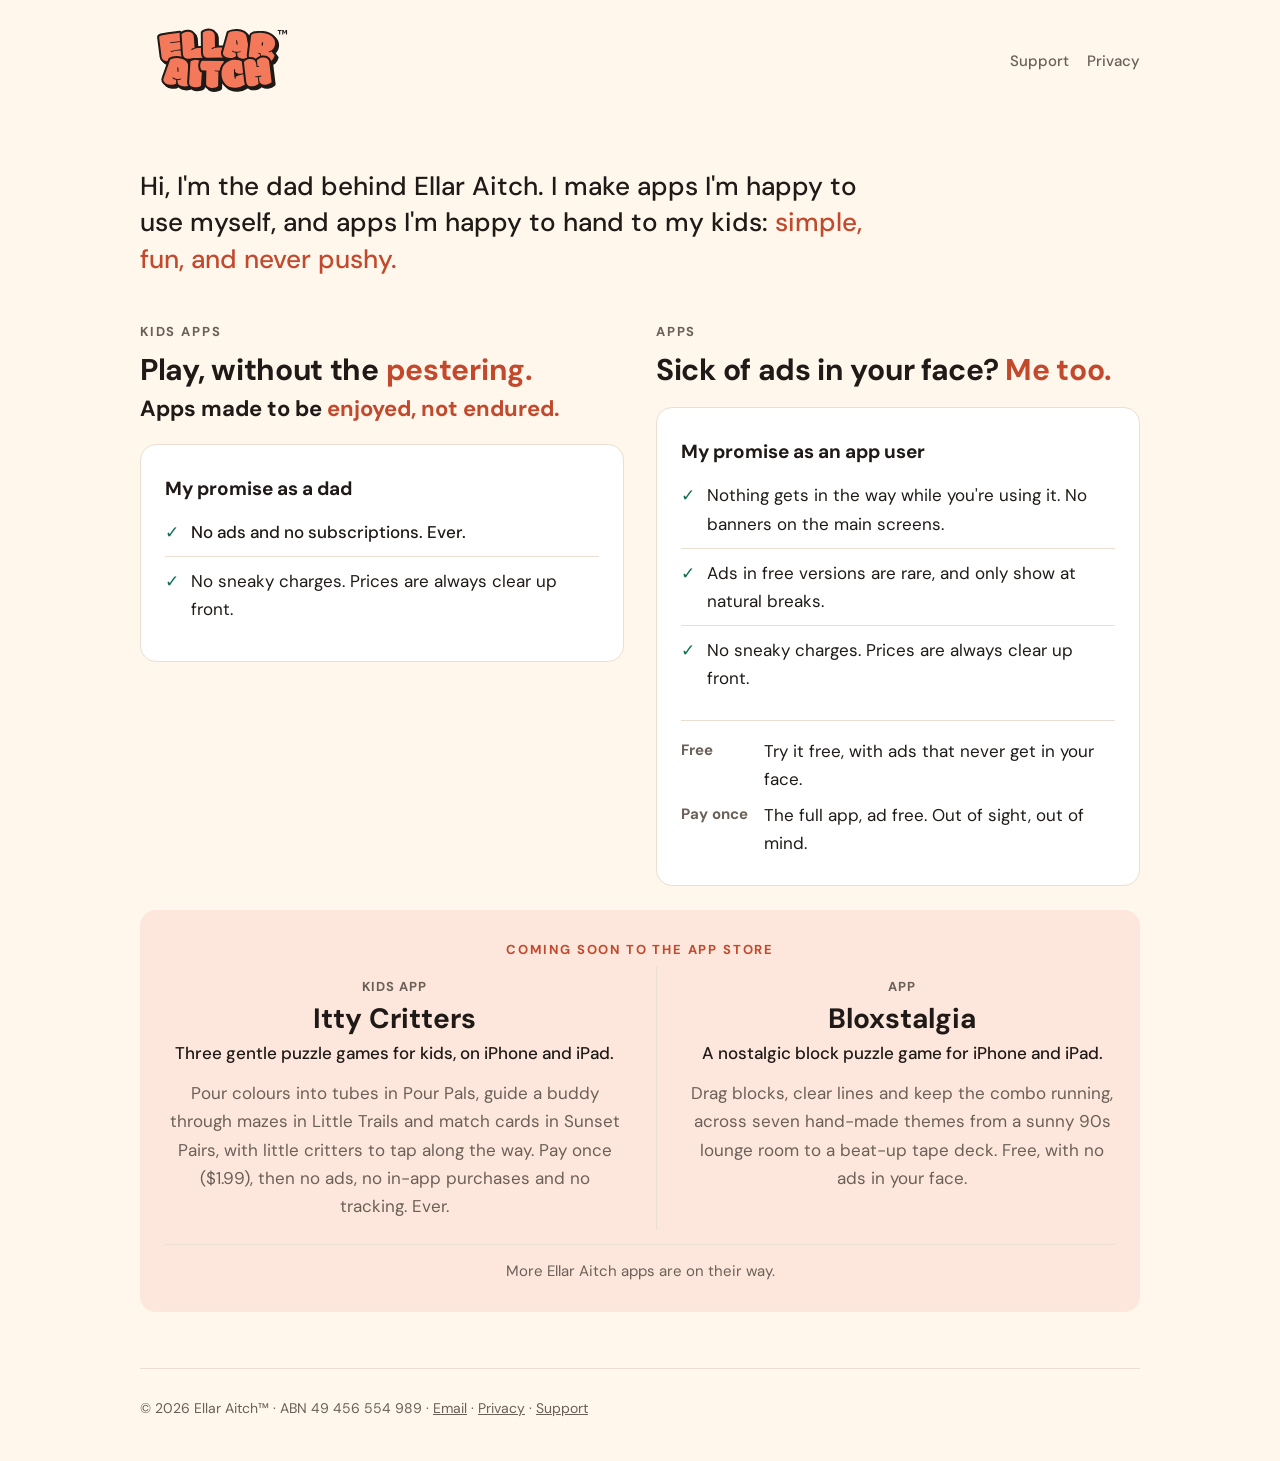
<file: index.html>
<!doctype html>
<html lang="en-AU">
<head>
<meta charset="utf-8">
<meta name="viewport" content="width=device-width, initial-scale=1">
<title>Ellar Aitch — Simple, fun, and never pushy</title>
<meta name="description" content="Ellar Aitch makes simple, fun apps that are never pushy. Kids apps with no ads or subscriptions, ever, and apps for everyone with ads that stay out of your face.">
<link rel="icon" href="./favicon.ico" sizes="48x48">
<link rel="icon" href="./favicon.svg" type="image/svg+xml">
<link rel="icon" href="./favicon-32x32.png" sizes="32x32" type="image/png">
<link rel="apple-touch-icon" href="./apple-touch-icon.png">
<link rel="manifest" href="./site.webmanifest">
<meta name="theme-color" content="#FFF6EC" media="(prefers-color-scheme: light)">
<meta name="theme-color" content="#1F1A17" media="(prefers-color-scheme: dark)">
<link rel="stylesheet" href="./assets/site.css">
</head>
<body>
<div class="wrap home">
  <header>
    <a class="logo" href="./" aria-label="Ellar Aitch home">
      <picture>
        <source srcset="./assets/ellar-aitch-logo-sticker-tm.svg" media="(prefers-color-scheme: dark)">
        <img src="./assets/ellar-aitch-logo-tm.svg" alt="Ellar Aitch" width="122" height="60">
      </picture>
    </a>
    <nav><a href="support">Support</a><a href="privacy">Privacy</a></nav>
  </header>

  <main>
    <section class="hero">
      <p class="intro">Hi, I'm the dad behind Ellar Aitch. I make apps I'm happy to use myself, and apps I'm happy to hand to my kids: <span>simple, fun, and never pushy.</span></p>
    </section>

    <div class="columns">
      <section class="col kids" aria-labelledby="kids-h">
        <p class="eyebrow" id="kids-h">Kids apps</p>
        <h2 class="col-tag">Play, without the <span>pestering.</span></h2>
        <p class="col-sub">Apps made to be <span>enjoyed, not endured.</span></p>
        <div class="card promise">
          <h3>My promise as a dad</h3>
          <ul>
            <li class="kids">No ads and no subscriptions. Ever.</li>
            <li>No sneaky charges. Prices are always clear up front.</li>
          </ul>
        </div>
      </section>

      <section class="col apps" aria-labelledby="apps-h">
        <p class="eyebrow" id="apps-h">Apps</p>
        <h2 class="col-tag">Sick of ads in your face? <span>Me too.</span></h2>
        <div class="card promise">
          <h3>My promise as an app user</h3>
          <ul>
            <li>Nothing gets in the way while you're using it. No banners on the main screens.</li>
            <li>Ads in free versions are rare, and only show at natural breaks.</li>
            <li>No sneaky charges. Prices are always clear up front.</li>
          </ul>
          <dl class="ads">
            <dt>Free</dt><dd>Try it free, with ads that never get in your face.</dd>
            <dt>Pay once</dt><dd>The full app, ad free. Out of sight, out of mind.</dd>
          </dl>
        </div>
      </section>
    </div>

    <section class="card soon" aria-labelledby="soon-h">
      <p class="eyebrow" id="soon-h">Coming soon to the App Store</p>
      <div class="soon-apps">
        <article class="soon-app" aria-labelledby="soon-itty">
          <p class="soon-kind">Kids app</p>
          <h3 id="soon-itty">Itty Critters</h3>
          <p class="soon-sub">Three gentle puzzle games for kids, on iPhone and iPad.</p>
          <p>Pour colours into tubes in Pour Pals, guide a buddy through mazes in Little Trails and match cards in Sunset Pairs, with little critters to tap along the way. Pay once ($1.99), then no ads, no in-app purchases and no tracking. Ever.</p>
        </article>
        <article class="soon-app" aria-labelledby="soon-blox">
          <p class="soon-kind">App</p>
          <h3 id="soon-blox">Bloxstalgia</h3>
          <p class="soon-sub">A nostalgic block puzzle game for iPhone and iPad.</p>
          <p>Drag blocks, clear lines and keep the combo running, across seven hand-made themes from a sunny 90s lounge room to a beat-up tape deck. Free, with no ads in your face.</p>
        </article>
      </div>
      <p class="soon-more">More Ellar Aitch apps are on their way.</p>
    </section>
  </main>

  <footer>
    © 2026 Ellar Aitch™ · ABN 49 456 554 989 · <button type="button" class="email-link">Email</button> · <a href="privacy">Privacy</a> · <a href="support">Support</a>
  </footer>
</div>
<script src="./assets/email-gate.js" defer></script>
</body>
</html>
</file>
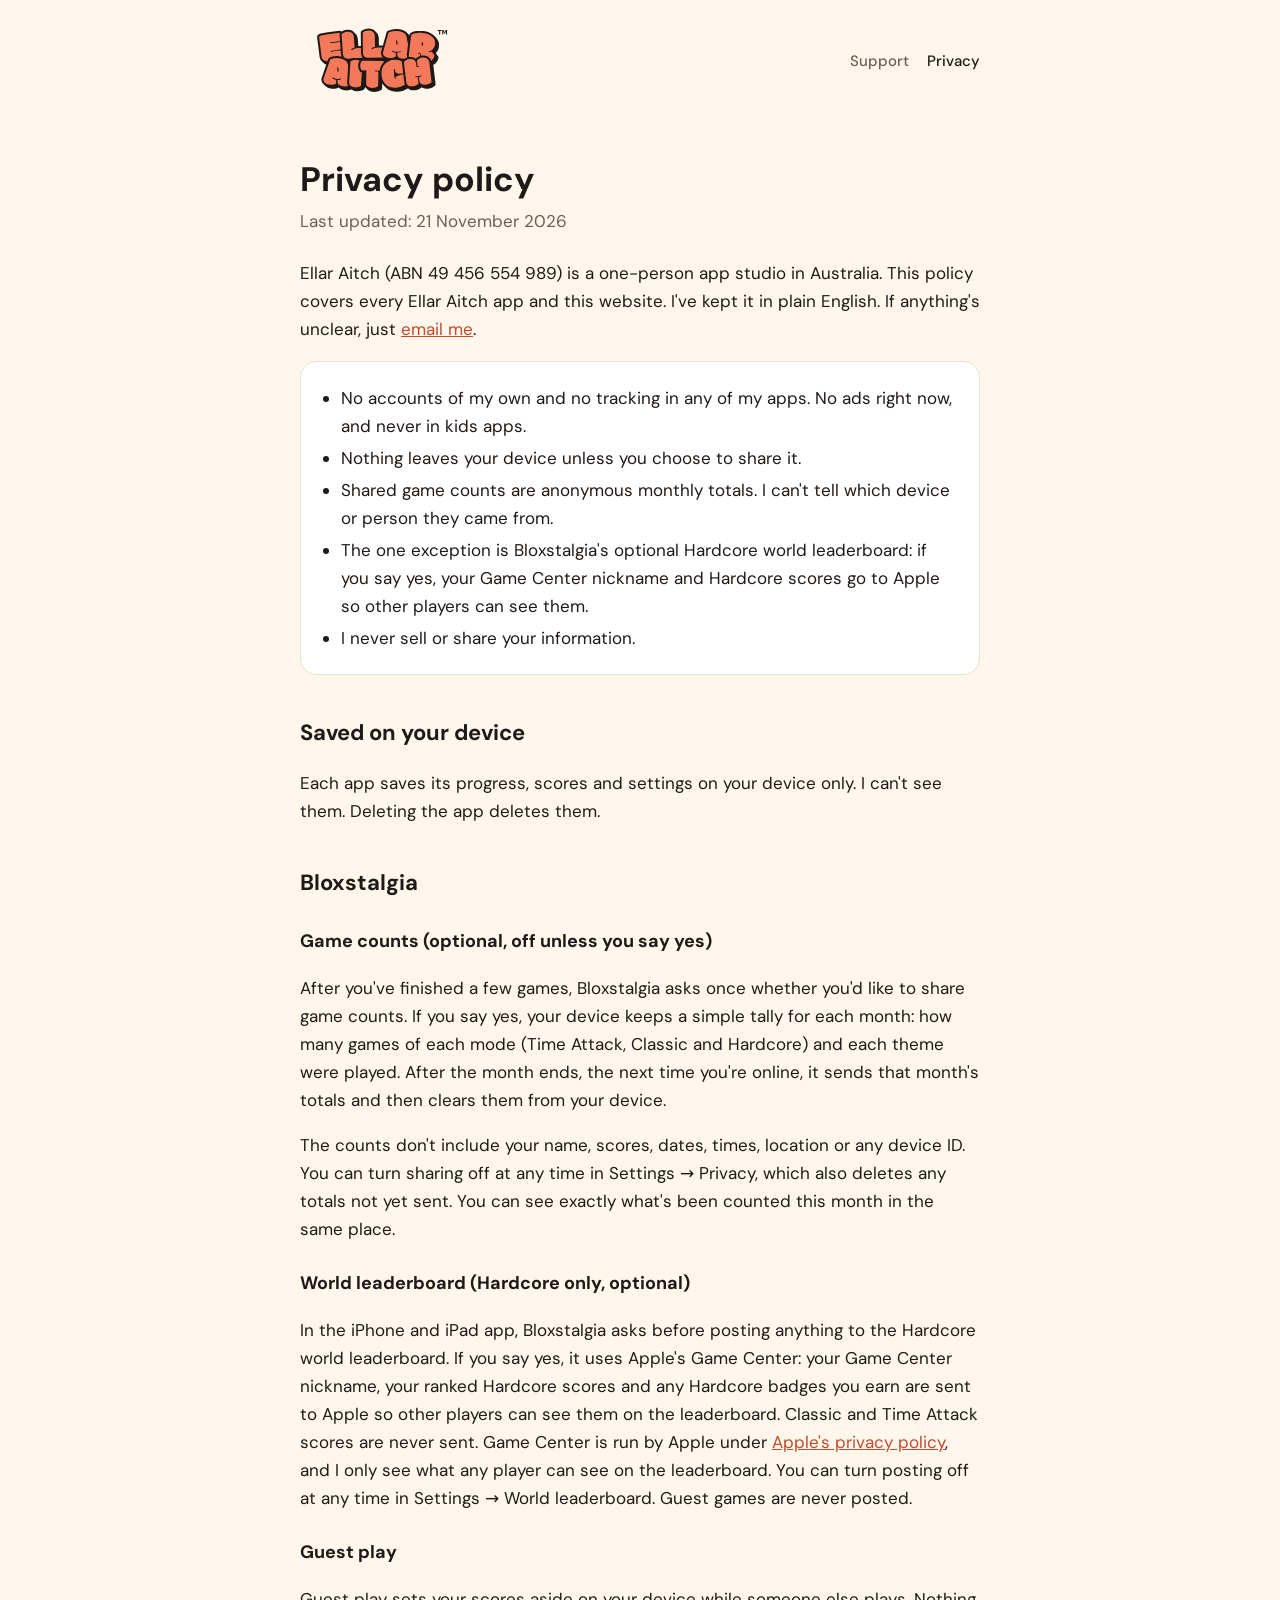
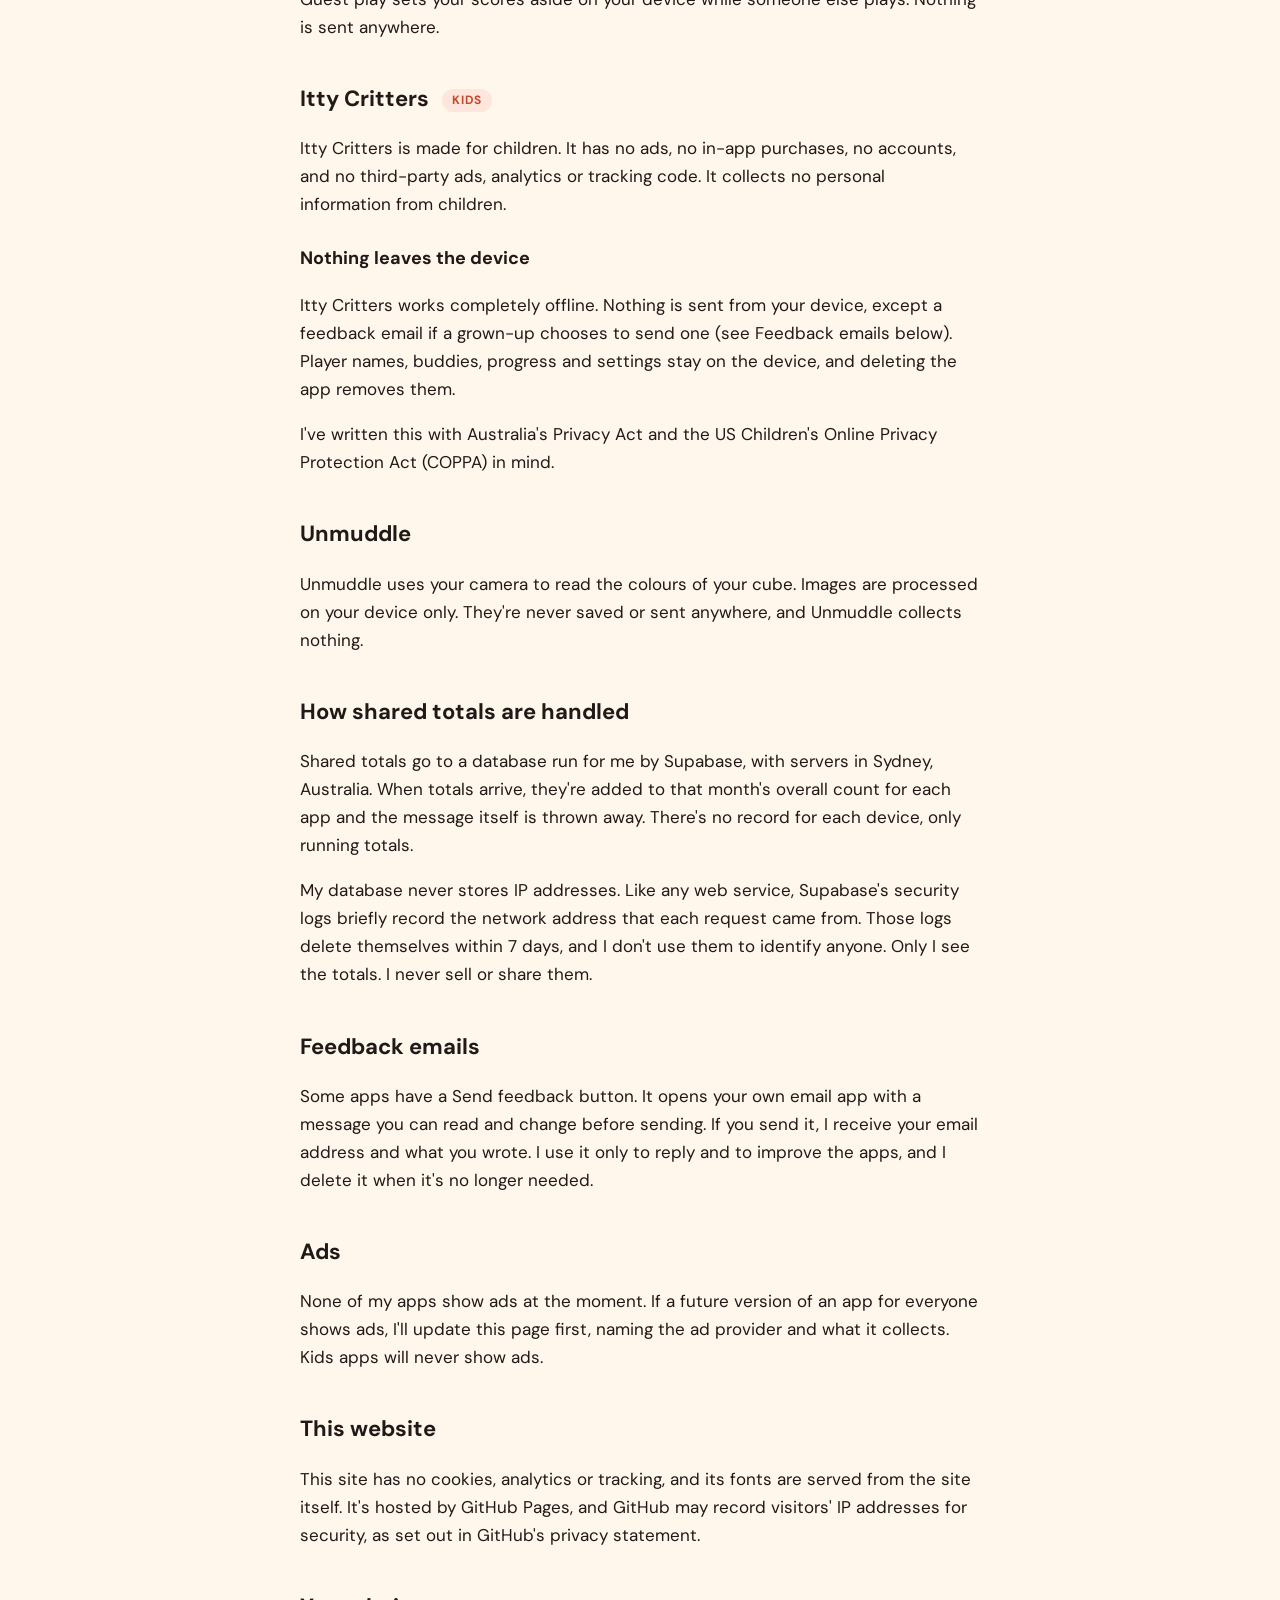
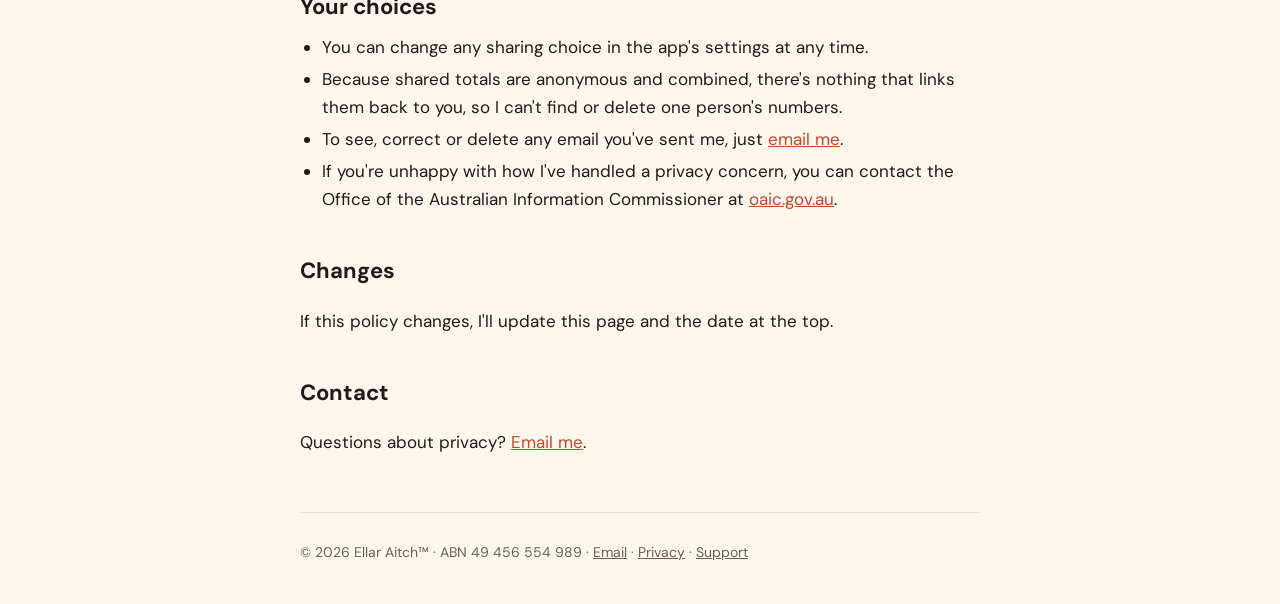
<file: privacy.html>
<!doctype html>
<html lang="en-AU">
<head>
<meta charset="utf-8">
<meta name="viewport" content="width=device-width, initial-scale=1">
<title>Privacy policy — Ellar Aitch</title>
<meta name="description" content="How Ellar Aitch apps handle your information: no accounts of my own, no ads, no tracking, and nothing shared unless you choose to.">
<link rel="icon" href="./favicon.ico" sizes="48x48">
<link rel="icon" href="./favicon.svg" type="image/svg+xml">
<link rel="icon" href="./favicon-32x32.png" sizes="32x32" type="image/png">
<link rel="apple-touch-icon" href="./apple-touch-icon.png">
<link rel="manifest" href="./site.webmanifest">
<meta name="theme-color" content="#FFF6EC" media="(prefers-color-scheme: light)">
<meta name="theme-color" content="#1F1A17" media="(prefers-color-scheme: dark)">
<link rel="stylesheet" href="./assets/site.css">
</head>
<body>
<div class="wrap">
  <header>
    <a class="logo" href="./" aria-label="Ellar Aitch home">
      <picture>
        <source srcset="./assets/ellar-aitch-logo-sticker-tm.svg" media="(prefers-color-scheme: dark)">
        <img src="./assets/ellar-aitch-logo-tm.svg" alt="Ellar Aitch" width="122" height="60">
      </picture>
    </a>
    <nav><a href="support">Support</a><a href="privacy" aria-current="page">Privacy</a></nav>
  </header>
  <main class="prose">
    <h1>Privacy policy</h1>
    <p class="meta">Last updated: 21 November 2026</p>
    <p>Ellar Aitch (ABN 49 456 554 989) is a one-person app studio in Australia. This policy covers every Ellar Aitch app and this website. I've kept it in plain English. If anything's unclear, just <button type="button" class="email-link">email me</button>.</p>

    <ul class="short">
      <li>No accounts of my own and no tracking in any of my apps. No ads right now, and never in kids apps.</li>
      <li>Nothing leaves your device unless you choose to share it.</li>
      <li>Shared game counts are anonymous monthly totals. I can't tell which device or person they came from.</li>
      <li>The one exception is Bloxstalgia's optional Hardcore world leaderboard: if you say yes, your Game Center nickname and Hardcore scores go to Apple so other players can see them.</li>
      <li>I never sell or share your information.</li>
    </ul>

    <h2>Saved on your device</h2>
    <p>Each app saves its progress, scores and settings on your device only. I can't see them. Deleting the app deletes them.</p>

    <h2>Bloxstalgia</h2>
    <h3>Game counts (optional, off unless you say yes)</h3>
    <p>After you've finished a few games, Bloxstalgia asks once whether you'd like to share game counts. If you say yes, your device keeps a simple tally for each month: how many games of each mode (Time Attack, Classic and Hardcore) and each theme were played. After the month ends, the next time you're online, it sends that month's totals and then clears them from your device.</p>
    <p>The counts don't include your name, scores, dates, times, location or any device ID. You can turn sharing off at any time in Settings → Privacy, which also deletes any totals not yet sent. You can see exactly what's been counted this month in the same place.</p>
    <h3>World leaderboard (Hardcore only, optional)</h3>
    <p>In the iPhone and iPad app, Bloxstalgia asks before posting anything to the Hardcore world leaderboard. If you say yes, it uses Apple's Game Center: your Game Center nickname, your ranked Hardcore scores and any Hardcore badges you earn are sent to Apple so other players can see them on the leaderboard. Classic and Time Attack scores are never sent. Game Center is run by Apple under <a href="https://www.apple.com/legal/privacy/">Apple's privacy policy</a>, and I only see what any player can see on the leaderboard. You can turn posting off at any time in Settings → World leaderboard. Guest games are never posted.</p>
    <h3>Guest play</h3>
    <p>Guest play sets your scores aside on your device while someone else plays. Nothing is sent anywhere.</p>

    <h2>Itty Critters <span class="tag">Kids</span></h2>
    <p>Itty Critters is made for children. It has no ads, no in-app purchases, no accounts, and no third-party ads, analytics or tracking code. It collects no personal information from children.</p>
    <h3>Nothing leaves the device</h3>
    <p>Itty Critters works completely offline. Nothing is sent from your device, except a feedback email if a grown-up chooses to send one (see Feedback emails below). Player names, buddies, progress and settings stay on the device, and deleting the app removes them.</p>
    <p>I've written this with Australia's Privacy Act and the US Children's Online Privacy Protection Act (COPPA) in mind.</p>

    <h2>Unmuddle</h2>
    <p>Unmuddle uses your camera to read the colours of your cube. Images are processed on your device only. They're never saved or sent anywhere, and Unmuddle collects nothing.</p>

    <h2>How shared totals are handled</h2>
    <p>Shared totals go to a database run for me by Supabase, with servers in Sydney, Australia. When totals arrive, they're added to that month's overall count for each app and the message itself is thrown away. There's no record for each device, only running totals.</p>
    <p>My database never stores IP addresses. Like any web service, Supabase's security logs briefly record the network address that each request came from. Those logs delete themselves within 7 days, and I don't use them to identify anyone. Only I see the totals. I never sell or share them.</p>

    <h2>Feedback emails</h2>
    <p>Some apps have a Send feedback button. It opens your own email app with a message you can read and change before sending. If you send it, I receive your email address and what you wrote. I use it only to reply and to improve the apps, and I delete it when it's no longer needed.</p>

    <h2>Ads</h2>
    <p>None of my apps show ads at the moment. If a future version of an app for everyone shows ads, I'll update this page first, naming the ad provider and what it collects. Kids apps will never show ads.</p>

    <h2>This website</h2>
    <p>This site has no cookies, analytics or tracking, and its fonts are served from the site itself. It's hosted by GitHub Pages, and GitHub may record visitors' IP addresses for security, as set out in GitHub's privacy statement.</p>

    <h2>Your choices</h2>
    <ul>
      <li>You can change any sharing choice in the app's settings at any time.</li>
      <li>Because shared totals are anonymous and combined, there's nothing that links them back to you, so I can't find or delete one person's numbers.</li>
      <li>To see, correct or delete any email you've sent me, just <button type="button" class="email-link">email me</button>.</li>
      <li>If you're unhappy with how I've handled a privacy concern, you can contact the Office of the Australian Information Commissioner at <a href="https://www.oaic.gov.au">oaic.gov.au</a>.</li>
    </ul>

    <h2>Changes</h2>
    <p>If this policy changes, I'll update this page and the date at the top.</p>

    <h2>Contact</h2>
    <p>Questions about privacy? <button type="button" class="email-link">Email me</button>.</p>
  </main>
  <footer>
    © 2026 Ellar Aitch™ · ABN 49 456 554 989 · <button type="button" class="email-link">Email</button> · <a href="privacy">Privacy</a> · <a href="support">Support</a>
  </footer>
</div>
<script src="./assets/email-gate.js" defer></script>
</body>
</html>
</file>
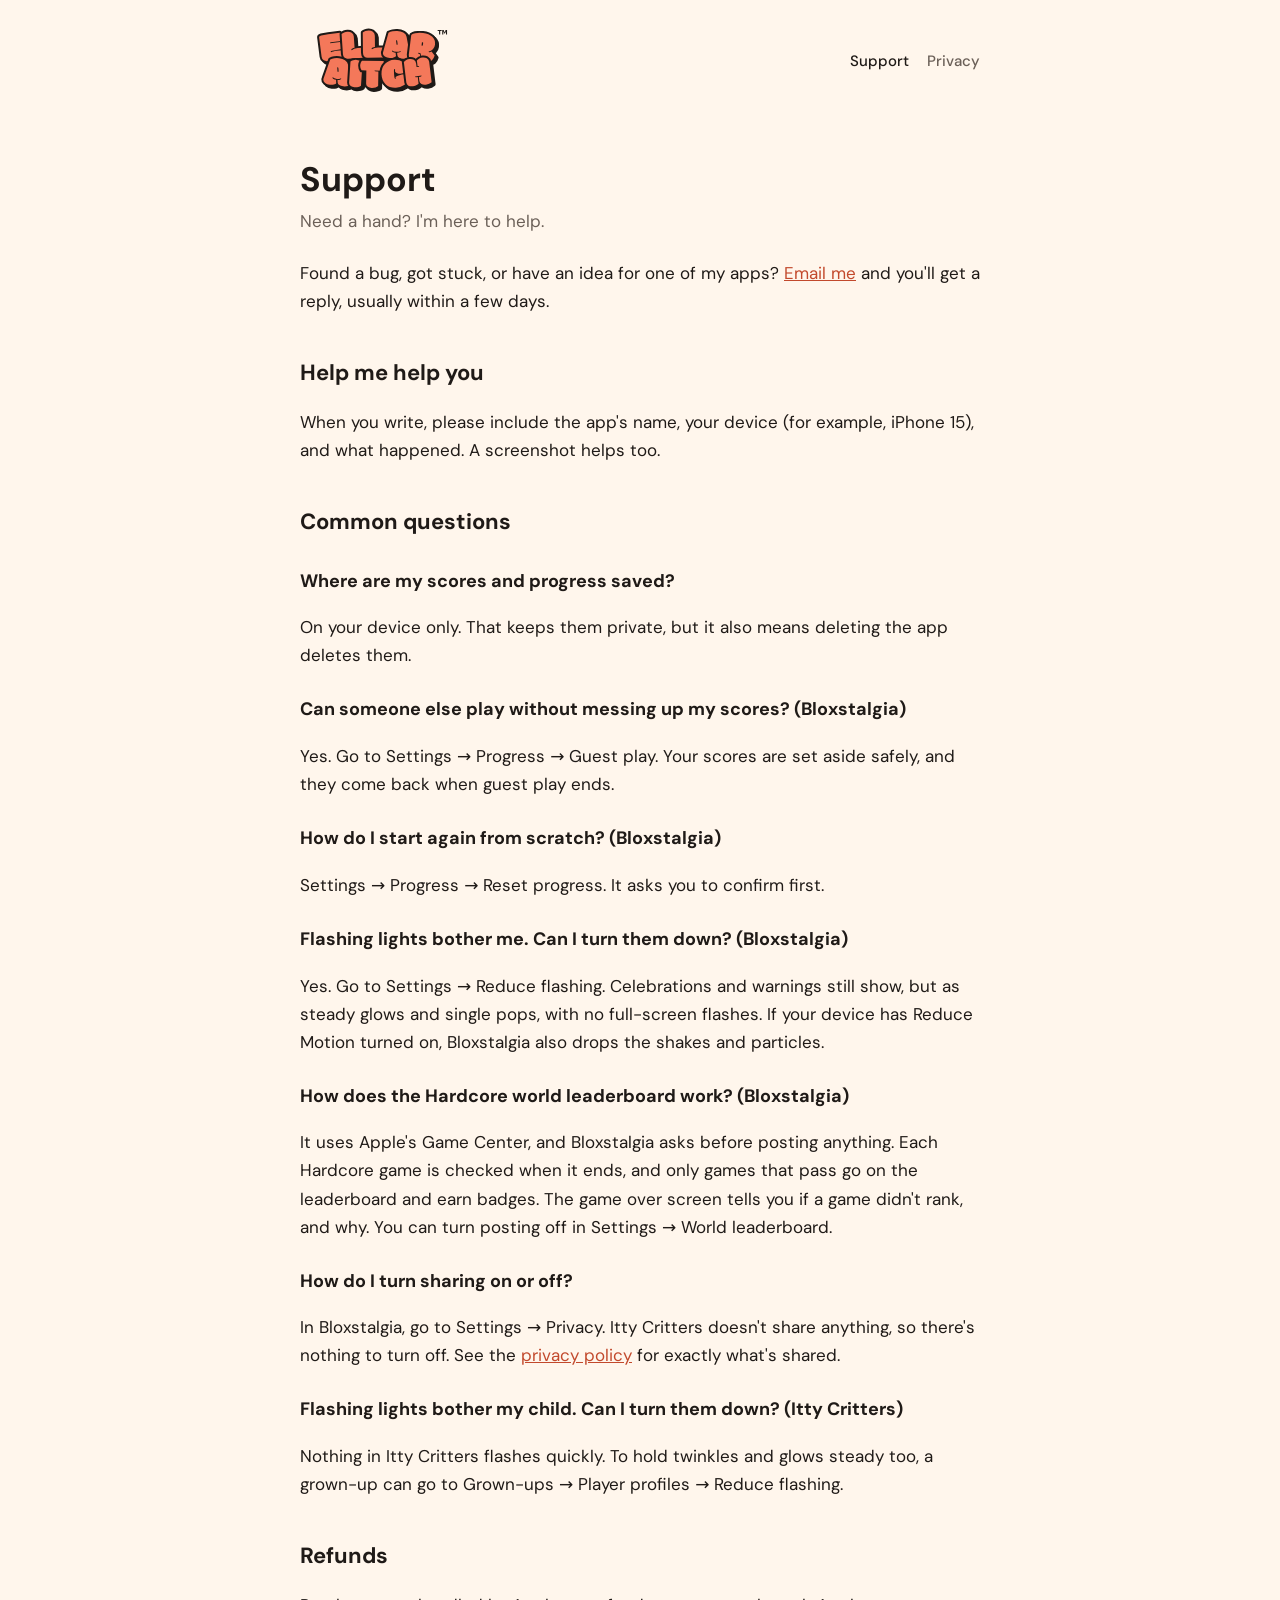
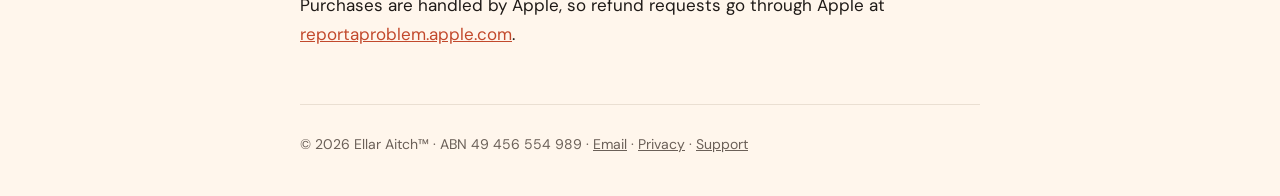
<file: support.html>
<!doctype html>
<html lang="en-AU">
<head>
<meta charset="utf-8">
<meta name="viewport" content="width=device-width, initial-scale=1">
<title>Support — Ellar Aitch</title>
<meta name="description" content="Get help with Ellar Aitch apps: Bloxstalgia, Itty Critters and Unmuddle.">
<link rel="icon" href="./favicon.ico" sizes="48x48">
<link rel="icon" href="./favicon.svg" type="image/svg+xml">
<link rel="icon" href="./favicon-32x32.png" sizes="32x32" type="image/png">
<link rel="apple-touch-icon" href="./apple-touch-icon.png">
<link rel="manifest" href="./site.webmanifest">
<meta name="theme-color" content="#FFF6EC" media="(prefers-color-scheme: light)">
<meta name="theme-color" content="#1F1A17" media="(prefers-color-scheme: dark)">
<link rel="stylesheet" href="./assets/site.css">
</head>
<body>
<div class="wrap">
  <header>
    <a class="logo" href="./" aria-label="Ellar Aitch home">
      <picture>
        <source srcset="./assets/ellar-aitch-logo-sticker-tm.svg" media="(prefers-color-scheme: dark)">
        <img src="./assets/ellar-aitch-logo-tm.svg" alt="Ellar Aitch" width="122" height="60">
      </picture>
    </a>
    <nav><a href="support" aria-current="page">Support</a><a href="privacy">Privacy</a></nav>
  </header>
  <main class="prose">
    <h1>Support</h1>
    <p class="meta">Need a hand? I'm here to help.</p>
    <p>Found a bug, got stuck, or have an idea for one of my apps? <button type="button" class="email-link">Email me</button> and you'll get a reply, usually within a few days.</p>
    <h2>Help me help you</h2>
    <p>When you write, please include the app's name, your device (for example, iPhone 15), and what happened. A screenshot helps too.</p>

    <h2>Common questions</h2>
    <h3>Where are my scores and progress saved?</h3>
    <p>On your device only. That keeps them private, but it also means deleting the app deletes them.</p>
    <h3>Can someone else play without messing up my scores? (Bloxstalgia)</h3>
    <p>Yes. Go to Settings → Progress → Guest play. Your scores are set aside safely, and they come back when guest play ends.</p>
    <h3>How do I start again from scratch? (Bloxstalgia)</h3>
    <p>Settings → Progress → Reset progress. It asks you to confirm first.</p>
    <h3>Flashing lights bother me. Can I turn them down? (Bloxstalgia)</h3>
    <p>Yes. Go to Settings → Reduce flashing. Celebrations and warnings still show, but as steady glows and single pops, with no full-screen flashes. If your device has Reduce Motion turned on, Bloxstalgia also drops the shakes and particles.</p>
    <h3>How does the Hardcore world leaderboard work? (Bloxstalgia)</h3>
    <p>It uses Apple's Game Center, and Bloxstalgia asks before posting anything. Each Hardcore game is checked when it ends, and only games that pass go on the leaderboard and earn badges. The game over screen tells you if a game didn't rank, and why. You can turn posting off in Settings → World leaderboard.</p>
    <h3>How do I turn sharing on or off?</h3>
    <p>In Bloxstalgia, go to Settings → Privacy. Itty Critters doesn't share anything, so there's nothing to turn off. See the <a href="privacy">privacy policy</a> for exactly what's shared.</p>
    <h3>Flashing lights bother my child. Can I turn them down? (Itty Critters)</h3>
    <p>Nothing in Itty Critters flashes quickly. To hold twinkles and glows steady too, a grown-up can go to Grown-ups → Player profiles → Reduce flashing.</p>

    <h2>Refunds</h2>
    <p>Purchases are handled by Apple, so refund requests go through Apple at <a href="https://reportaproblem.apple.com">reportaproblem.apple.com</a>.</p>
  </main>
  <footer>
    © 2026 Ellar Aitch™ · ABN 49 456 554 989 · <button type="button" class="email-link">Email</button> · <a href="privacy">Privacy</a> · <a href="support">Support</a>
  </footer>
</div>
<script src="./assets/email-gate.js" defer></script>
</body>
</html>
</file>
<file: assets/site.css>
@font-face{font-family:"DM Sans";font-weight:400;font-display:swap;src:url(../fonts/dm-sans-latin-400-normal.woff2) format("woff2")}
@font-face{font-family:"DM Sans";font-weight:500;font-display:swap;src:url(../fonts/dm-sans-latin-500-normal.woff2) format("woff2")}
@font-face{font-family:"DM Sans";font-weight:700;font-display:swap;src:url(../fonts/dm-sans-latin-700-normal.woff2) format("woff2")}
/* Ellar Aitch brand: cream, ink, coral. Coral text uses a deeper shade so it stays readable on cream. */
:root{--bg:#FFF6EC;--card:#FFFFFF;--ink:#1F1A17;--muted:#6B6058;--line:#EADFD2;--coral:#F4785A;--accent:#C2492C;--accent-soft:#FDE7DC;--tick:#0F6E56}
@media (prefers-color-scheme:dark){:root{--bg:#1F1A17;--card:#2A231F;--ink:#FFF6EC;--muted:#BFB2A6;--line:#3A302A;--coral:#F4785A;--accent:#F4785A;--accent-soft:#3A2620;--tick:#5DCAA5}}
*{box-sizing:border-box}
body{margin:0;background:var(--bg);color:var(--ink);font-family:"DM Sans",system-ui,-apple-system,sans-serif;font-size:17px;line-height:1.65;-webkit-font-smoothing:antialiased}
.wrap{max-width:720px;margin:0 auto;padding:0 20px}
.wrap.home{max-width:1040px}
header{display:flex;justify-content:space-between;align-items:center;gap:16px;padding:22px 0}
.logo{display:block;line-height:0}
.logo img{height:76px;width:auto}
@media (max-width:600px){.logo img{height:62px}}
nav a{color:var(--muted);text-decoration:none;margin-left:18px;font-size:15px;font-weight:500}
nav a:hover,nav a[aria-current]{color:var(--ink)}
@media (max-width:380px){.logo img{height:54px}nav a{margin-left:12px}}
a{color:var(--accent)}
.card{background:var(--card);border:1px solid var(--line);border-radius:16px;padding:28px 24px;margin-bottom:24px}
.card h3{font-size:19px;margin:0 0 14px;font-weight:700}
.promise ul{list-style:none;padding:0;margin:0}
.promise li{display:flex;gap:12px;padding:10px 0;border-top:1px solid var(--line)}
.promise li:first-child{border-top:0;padding-top:0}
.promise li::before{content:"✓";color:var(--tick);font-weight:700;flex:none}
.promise li.kids{font-weight:500}
.soon{text-align:center;background:var(--accent-soft);border-color:transparent}
.soon p{margin:0;color:var(--muted)}
.soon .eyebrow{color:var(--accent);margin-bottom:6px}
.soon h3{font-size:28px;line-height:1.2;margin:0 0 4px}
.soon .soon-sub{color:var(--ink);font-weight:500;margin-bottom:12px}
.soon-apps{display:grid;grid-template-columns:1fr;gap:0}
.soon-app{padding:18px 0}
.soon-app+.soon-app{border-top:1px solid var(--line)}
@media (min-width:820px){.soon-apps{grid-template-columns:1fr 1fr;gap:32px}.soon-app{padding:10px 0}.soon-app+.soon-app{border-top:0;border-left:1px solid var(--line);padding-left:32px}}
.soon .soon-kind{font-size:13px;font-weight:700;letter-spacing:.08em;text-transform:uppercase;margin-bottom:4px}
.soon .soon-more{font-size:15px;margin-top:14px;padding-top:14px;border-top:1px solid var(--line)}
.hero{padding:48px 0 44px}
.hero .intro{font-size:clamp(20px,4.4vw,26px);line-height:1.4;margin:0;max-width:760px;font-weight:500}
.hero .intro span{color:var(--accent)}
.columns{display:grid;grid-template-columns:1fr;gap:40px;margin-bottom:24px;align-items:start}
@media (min-width:820px){.columns{grid-template-columns:1fr 1fr;gap:32px}}
.col{display:flex;flex-direction:column}
.col .card{margin-bottom:0}
.eyebrow{text-transform:uppercase;letter-spacing:.14em;font-size:13px;font-weight:700;color:var(--muted);margin:0 0 10px}
.col-tag{font-size:clamp(26px,5.6vw,30px);line-height:1.15;margin:0 0 8px;font-weight:700;letter-spacing:-.01em}
.col-tag span,.col-sub span{color:var(--accent);white-space:nowrap}
.col-sub{font-size:clamp(19px,4vw,22px);line-height:1.3;font-weight:700;margin:0 0 20px}
.apps .col-tag{margin-bottom:20px}
.ads{display:grid;grid-template-columns:auto 1fr;gap:8px 16px;margin:18px 0 0;padding-top:16px;border-top:1px solid var(--line)}
.ads dt{font-weight:700;color:var(--muted);font-size:15px;padding-top:1px}
.ads dd{margin:0}
.prose h1{font-size:34px;line-height:1.2;margin:40px 0 6px}
.prose h2{font-size:22px;margin:40px 0 8px}
.prose h3{font-size:18px;margin:26px 0 4px}
.prose .meta{color:var(--muted);margin:0 0 24px}
.prose ul{padding-left:22px;margin:8px 0}
.prose li{margin:4px 0}
.prose .short{background:var(--card);border:1px solid var(--line);border-radius:16px;padding:18px 22px 18px 40px;margin:18px 0 8px}
.prose .tag{display:inline-block;font-size:12px;font-weight:700;letter-spacing:.08em;text-transform:uppercase;color:var(--accent);background:var(--accent-soft);border-radius:999px;padding:2px 10px;margin-left:8px;vertical-align:middle}
footer{border-top:1px solid var(--line);margin-top:56px;padding:28px 0 40px;color:var(--muted);font-size:14px}
footer a{color:var(--muted)}
/* Email gate */
.email-link{font:inherit;color:var(--accent);background:none;border:0;padding:0;text-decoration:underline;cursor:pointer}
footer .email-link{color:var(--muted)}
.email-gate{border:1px solid var(--line);border-radius:16px;background:var(--card);color:var(--ink);padding:24px;width:min(92vw,360px);box-shadow:0 12px 40px rgba(0,0,0,.18)}
.email-gate::backdrop{background:rgba(31,26,23,.45)}
.email-gate h2{margin:0 0 8px;font-size:21px}
.email-gate p{margin:0 0 12px}
.eg-close-form{position:absolute;top:10px;right:12px;margin:0}
.eg-x{background:none;border:0;font-size:26px;line-height:1;color:var(--muted);cursor:pointer}
.eg-q{display:flex;align-items:center;gap:10px;font-weight:700;margin-bottom:12px}
.eg-q input{width:64px;font:inherit;padding:8px 10px;border:1px solid var(--line);border-radius:10px;background:var(--bg);color:var(--ink)}
.eg-err{color:var(--accent);font-size:15px}
.eg-btn{display:inline-block;font:inherit;font-weight:700;font-size:16px;background:var(--accent);color:#fff;border:0;border-radius:999px;padding:10px 20px;cursor:pointer;text-decoration:none}
.eg-alt{background:var(--accent-soft);color:var(--accent)}
.eg-row{display:flex;gap:10px;flex-wrap:wrap}
.eg-addr{font-weight:700;font-size:18px;word-break:break-all}
</file>
